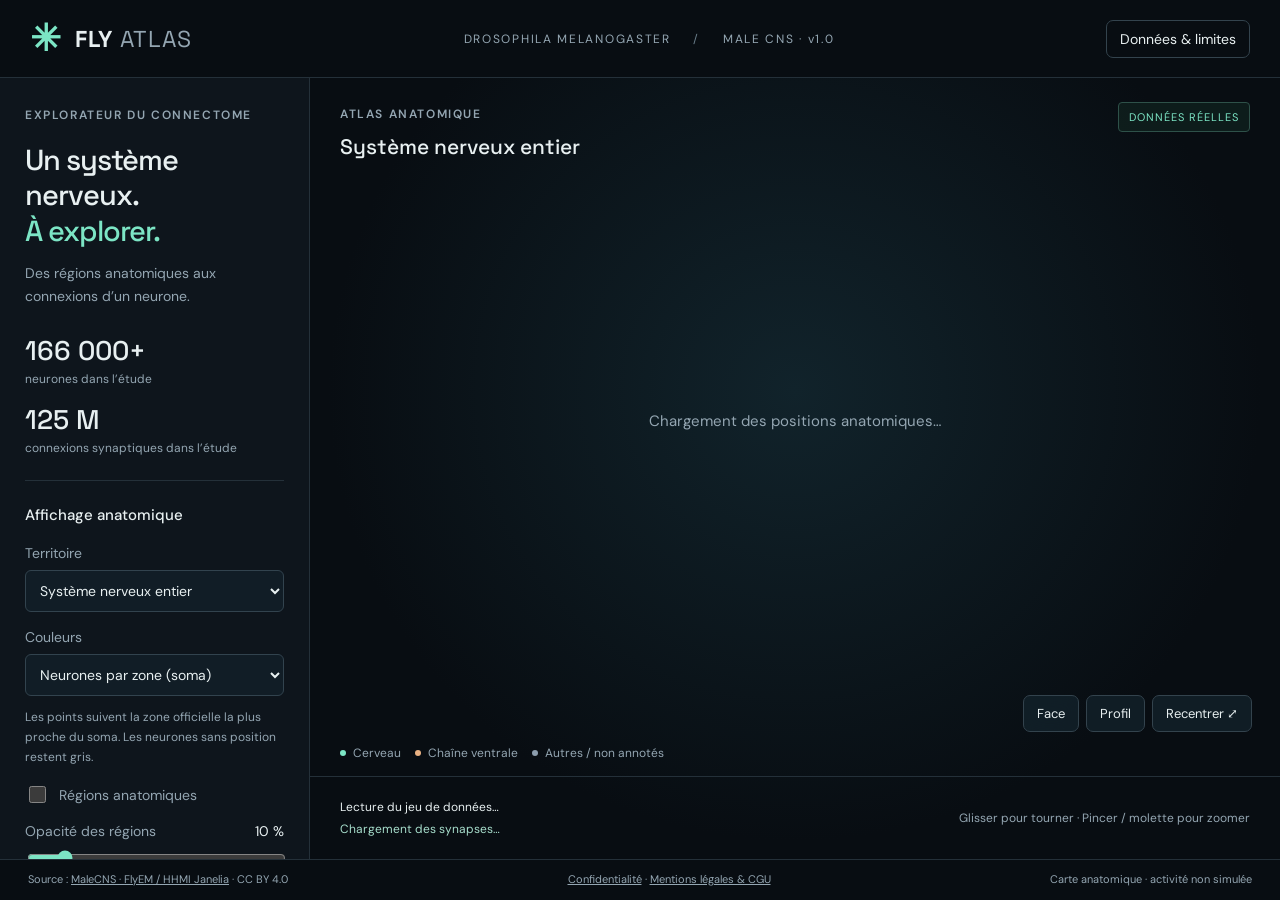
<file: public/index.html>
<!doctype html>
<html lang="fr"><head><meta charset="utf-8"><meta name="viewport" content="width=device-width,initial-scale=1"><meta name="theme-color" content="#080d12"><title>Fly Atlas — Explorez le système nerveux de la mouche</title><meta name="description" content="Fly Atlas : explorez en 3D le connectome réel du système nerveux de la mouche Drosophila melanogaster. Neurones, synapses et régions anatomiques MaleCNS.">
<link rel="canonical" href="https://neuroflyatlas.pages.dev/">
<meta property="og:type" content="website"><meta property="og:site_name" content="Fly Atlas"><meta property="og:title" content="Fly Atlas — Connectome 3D de la mouche"><meta property="og:description" content="Explorez les neurones, synapses et régions anatomiques du système nerveux de Drosophila melanogaster."><meta property="og:url" content="https://neuroflyatlas.pages.dev/">
<meta property="og:image" content="https://neuroflyatlas.pages.dev/og-image.jpg"><meta property="og:image:width" content="1200"><meta property="og:image:height" content="630"><meta property="og:image:alt" content="Fly Atlas : carte 3D du système nerveux de la mouche, nuage de points de neurones colorés sur fond sombre.">
<meta name="twitter:card" content="summary_large_image"><meta name="twitter:title" content="Fly Atlas — Connectome 3D de la mouche"><meta name="twitter:description" content="Atlas 3D interactif du connectome MaleCNS."><meta name="twitter:image" content="https://neuroflyatlas.pages.dev/og-image.jpg">
<script type="application/ld+json">{"@context":"https://schema.org","@type":"WebSite","name":"Fly Atlas","alternateName":"Fly Atlas MaleCNS","url":"https://neuroflyatlas.pages.dev/","description":"Atlas 3D interactif du connectome du système nerveux central de Drosophila melanogaster.","inLanguage":"fr","isAccessibleForFree":true,"about":{"@type":"Dataset","name":"MaleCNS connectome","url":"https://male-cns.janelia.org/","license":"https://creativecommons.org/licenses/by/4.0/"}}</script><link rel="icon" type="image/svg+xml" href="/favicon.svg"><link rel="apple-touch-icon" href="/apple-touch-icon.png">
<link rel="modulepreload" href="/vendor/three.module.js"><link rel="modulepreload" href="/app.js"><link rel="stylesheet" href="/style.css"></head>
<body><header><a class="brand" href="/" aria-label="Fly Atlas accueil"><span class="logo">✳</span> FLY<span>ATLAS</span></a><div class="header-meta">DROSOPHILA MELANOGASTER <span>/</span> MALE CNS · v1.0</div><button id="about">Données & limites</button></header>
<main><aside><div class="eyebrow">EXPLORATEUR DU CONNECTOME</div><h1>Un système nerveux.<br><em>À explorer.</em></h1><p class="intro">Des régions anatomiques aux connexions d’un neurone.</p><div class="dataset-stats"><div><strong>166 000+</strong><span>neurones dans l’étude</span></div><div><strong>125 M</strong><span>connexions synaptiques dans l’étude</span></div></div><div class="rule"></div><h2>Affichage anatomique</h2><label for="compartment">Territoire</label><select id="compartment"><option value="all">Système nerveux entier</option><option value="brain">Cerveau</option><option value="vnc">Chaîne nerveuse ventrale</option></select><label for="color-mode">Couleurs</label><select id="color-mode"><option value="soma" selected>Neurones par zone (soma)</option><option value="class">Neurones par partie</option><option value="region">Neurones par territoire</option><option value="zones">Zones anatomiques</option><option value="side">Neurones par côté</option></select><p class="hint">Les points suivent la zone officielle la plus proche du soma. Les neurones sans position restent gris.</p><label class="check"><input type="checkbox" id="show-regions"> Régions anatomiques</label><label for="region-opacity">Opacité des régions <output id="region-opacity-value">10 %</output></label><input id="region-opacity" type="range" min="0.03" max="0.6" step="0.01" value="0.10"><label class="check"><input type="checkbox" id="show-somas" checked> Corps cellulaires</label><label for="size">Taille des points <output id="size-value">1,5</output></label><input id="size" type="range" min="0.5" max="4" step="0.1" value="1.5"><p class="hint">Affichage progressif : les neurones restent discrets de loin et deviennent plus lisibles au zoom.</p><label class="check"><input type="checkbox" id="rotate"> Rotation automatique</label><div class="rule"></div><details id="region-details" open><summary>Légende des régions <span id="region-count"></span></summary><p class="hint">Surfaces anatomiques simplifiées. G = gauche, D = droite. Les couleurs identifient les zones, sans indiquer une activité.</p><label for="region-search">Trouver une région</label><input type="search" id="region-search" placeholder="Ex. ME, AL, FB…"><div class="legend-actions"><button id="regions-all">Tout afficher</button><button id="regions-none">Tout masquer</button></div><div id="region-list" aria-label="Régions anatomiques"><p class="hint">Chargement des régions…</p></div><p class="hint" id="region-load-status" aria-live="polite"></p></details><div class="rule"></div><h2>Synapses dans la vue 3D</h2><label class="check"><input type="checkbox" id="show-synapses" checked> Afficher les synapses</label><label for="synapse-color">Couleur des synapses</label><select id="synapse-color"><option value="zones">Région anatomique</option><option value="direction">Site pré- / postsynaptique</option></select><label class="check"><input type="checkbox" id="show-pre" checked> Sites présynaptiques</label><label class="check"><input type="checkbox" id="show-post" checked> Sites postsynaptiques</label><p class="synapse-status" id="synapse-status" aria-live="polite">Chargement de l’aperçu synaptique…</p><button class="full secondary" id="synapse-retry" hidden>Réessayer le chargement</button><button class="full" id="example-neuron">Voir le neurone d’exemple 12781</button><p class="hint">Vue globale : échantillon de 10 000 connexions. Sélectionnez un neurone pour charger ses connexions entrantes et sortantes depuis la source.</p><div class="rule"></div><h2>Inspecter un neurone</h2><form id="search-form"><label for="neuron-id">Identifiant MaleCNS</label><div class="search"><input id="neuron-id" inputmode="numeric" placeholder="Ex. 12781" required><button type="submit" aria-label="Rechercher le neurone">↗</button></div></form><p class="hint">Cliquez sur un point pour lire ses annotations et charger sa morphologie réelle.</p><div id="selection" class="selection" hidden></div><button id="clear" class="full secondary" hidden>Revenir à la carte</button><div class="rule"></div><button id="open-science" class="full secondary">Outil scientifique externe ↗</button><p class="hint">Ouvre la scène scientifique Neuroglancer, avec les couches pré- et postsynaptiques.</p><div class="phase"><span>PROCHAINE ÉTAPE</span><strong>Activation selon une tâche</strong><p>À définir ensemble après la cartographie. Aucune activité biologique n’est simulée ici.</p></div></aside>
<section class="workspace" aria-label="Vue anatomique 3D"><div class="view-heading"><div><span class="eyebrow">ATLAS ANATOMIQUE</span><h2 id="view-title">Système nerveux entier</h2></div><span class="badge">DONNÉES RÉELLES</span></div><div id="viewport"><div class="loading" id="loading" role="status">Chargement des positions anatomiques…</div></div><div class="view-actions"><button id="front">Face</button><button id="side">Profil</button><button id="reset" title="Réinitialiser la vue">Recentrer ⤢</button></div><div class="legend"><span><i style="--dot:#7ce5c5"></i>Cerveau</span><span><i style="--dot:#e9b183"></i>Chaîne ventrale</span><span><i style="--dot:#8c9dad"></i>Autres / non annotés</span></div><div class="view-footer"><div><span id="count" aria-live="polite">Lecture du jeu de données…</span><span id="synapse-viewstatus" aria-live="polite">Chargement des synapses…</span></div><span>Glisser pour tourner · Pincer / molette pour zoomer</span></div></section></main>
<footer><span>Source : <a href="https://male-cns.janelia.org/" target="_blank" rel="noreferrer">MaleCNS · FlyEM / HHMI Janelia</a> · CC BY 4.0</span><span><a href="/confidentialite.html">Confidentialité</a> · <a href="/mentions-legales.html">Mentions légales & CGU</a></span><span>Carte anatomique · activité non simulée</span></footer>
<dialog id="info"><div class="dialog-head"><h2>Ce que cette carte montre</h2><button id="close-info" aria-label="Fermer">✕</button></div><p>Les chiffres de l’étude concernent le <strong>système nerveux central mâle</strong> : cerveau et chaîne nerveuse ventrale.</p><p id="coverage">Lecture de la couverture des données…</p><p>Un point correspond à une position cellulaire annotée, pas à la forme entière d’un neurone. La sélection charge le squelette réel du neurone depuis Janelia. La vue globale affiche un échantillon de 10 000 connexions synaptiques réelles. La sélection charge les connexions entrantes et sortantes du neurone depuis l’index officiel. Un même site présynaptique peut contacter plusieurs sites postsynaptiques : le nombre de connexions diffère donc du nombre de points affichés. Les surfaces colorées proviennent des régions anatomiques officielles, simplifiées pour l’affichage. Les corps cellulaires sont gris en mode « Zones anatomiques », car leur position ne suffit pas à les attribuer à un neuropile.</p><p><strong>La totalité des synapses n’est pas chargée dans cette vue.</strong> Le connectome décrit l’anatomie ; il ne contient pas un enregistrement des neurones qui s’activent pour chaque tâche. Une simulation devra définir ses règles et être validée séparément.</p><p><a href="https://male-cns.janelia.org/download/" target="_blank" rel="noreferrer">Données, formats et licence ↗</a></p></dialog><!-- Analytics sans cookies : Cloudflare Web Analytics.
     Remplacez REMPLACER_PAR_VOTRE_TOKEN par votre jeton :
     Dashboard Cloudflare -> votre zone -> Web Analytics -> (créer) -> copier le "token" du snippet.
     Sans token valide, ce script ne fait rien : le site fonctionne normalement. -->
<script defer src="https://static.cloudflareinsights.com/beacon.min.js" data-cf-beacon='{"token": "REMPLACER_PAR_VOTRE_TOKEN"}'></script>
<script type="module" src="/app.js"></script></body></html>
</file>
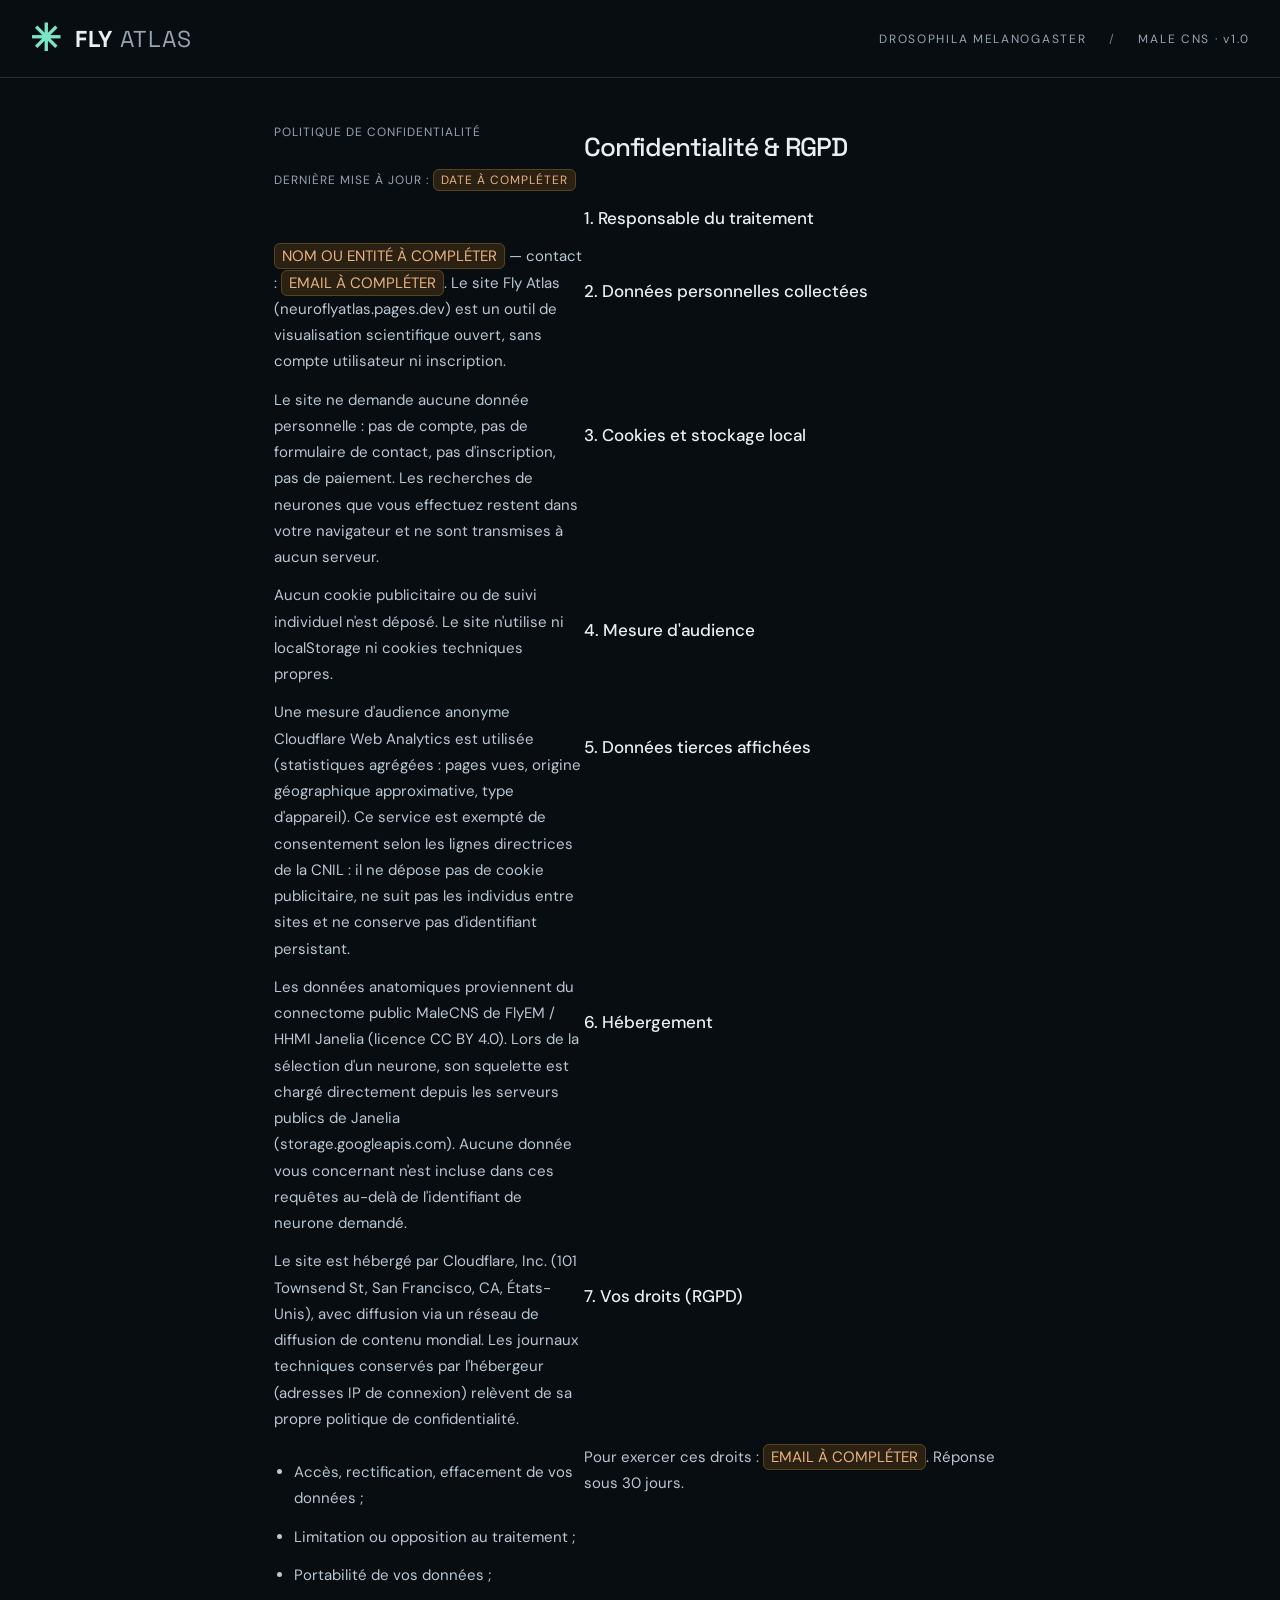
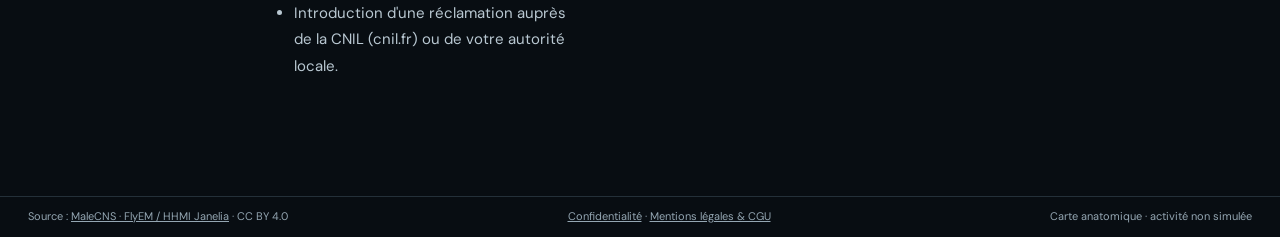
<file: confidentialite.html>
<!doctype html>
<html lang="fr"><head><meta charset="utf-8"><meta name="viewport" content="width=device-width,initial-scale=1">
<title>Confidentialité & RGPD — Fly Atlas</title>
<meta name="description" content="Politique de confidentialité de Fly Atlas : données personnelles, cookies, mesure d'audience et droits RGPD.">
<link rel="canonical" href="https://neuroflyatlas.pages.dev/confidentialite.html">
<link rel="icon" type="image/svg+xml" href="/favicon.svg">
<link rel="stylesheet" href="/style.css"></head>
<body>
<header><a class="brand" href="/" aria-label="Fly Atlas accueil"><span class="logo">✳</span> FLY<span>ATLAS</span></a><div class="header-meta">DROSOPHILA MELANOGASTER <span>/</span> MALE CNS · v1.0</div></header>
<main class="legal">
  <div class="updated">Politique de confidentialité</div>
  <h1>Confidentialité & RGPD</h1>
  <p class="updated">Dernière mise à jour : <span class="todo">DATE À COMPLÉTER</span></p>

  <h2>1. Responsable du traitement</h2>
  <p><span class="todo">NOM OU ENTITÉ À COMPLÉTER</span> — contact : <span class="todo">EMAIL À COMPLÉTER</span>. Le site Fly Atlas (neuroflyatlas.pages.dev) est un outil de visualisation scientifique ouvert, sans compte utilisateur ni inscription.</p>

  <h2>2. Données personnelles collectées</h2>
  <p>Le site ne demande aucune donnée personnelle : pas de compte, pas de formulaire de contact, pas d'inscription, pas de paiement. Les recherches de neurones que vous effectuez restent dans votre navigateur et ne sont transmises à aucun serveur.</p>

  <h2>3. Cookies et stockage local</h2>
  <p>Aucun cookie publicitaire ou de suivi individuel n'est déposé. Le site n'utilise ni localStorage ni cookies techniques propres.</p>

  <h2>4. Mesure d'audience</h2>
  <p>Une mesure d'audience anonyme Cloudflare Web Analytics est utilisée (statistiques agrégées : pages vues, origine géographique approximative, type d'appareil). Ce service est exempté de consentement selon les lignes directrices de la CNIL : il ne dépose pas de cookie publicitaire, ne suit pas les individus entre sites et ne conserve pas d'identifiant persistant.</p>

  <h2>5. Données tierces affichées</h2>
  <p>Les données anatomiques proviennent du connectome public MaleCNS de FlyEM / HHMI Janelia (licence CC BY 4.0). Lors de la sélection d'un neurone, son squelette est chargé directement depuis les serveurs publics de Janelia (storage.googleapis.com). Aucune donnée vous concernant n'est incluse dans ces requêtes au-delà de l'identifiant de neurone demandé.</p>

  <h2>6. Hébergement</h2>
  <p>Le site est hébergé par Cloudflare, Inc. (101 Townsend St, San Francisco, CA, États-Unis), avec diffusion via un réseau de diffusion de contenu mondial. Les journaux techniques conservés par l'hébergeur (adresses IP de connexion) relèvent de sa propre politique de confidentialité.</p>

  <h2>7. Vos droits (RGPD)</h2>
  <ul>
    <li>Accès, rectification, effacement de vos données ;</li>
    <li>Limitation ou opposition au traitement ;</li>
    <li>Portabilité de vos données ;</li>
    <li>Introduction d'une réclamation auprès de la CNIL (cnil.fr) ou de votre autorité locale.</li>
  </ul>
  <p>Pour exercer ces droits : <span class="todo">EMAIL À COMPLÉTER</span>. Réponse sous 30 jours.</p>
</main>
<footer><span>Source : <a href="https://male-cns.janelia.org/" target="_blank" rel="noreferrer">MaleCNS · FlyEM / HHMI Janelia</a> · CC BY 4.0</span><span><a href="/confidentialite.html">Confidentialité</a> · <a href="/mentions-legales.html">Mentions légales & CGU</a></span><span>Carte anatomique · activité non simulée</span></footer>
</body></html>
</file>
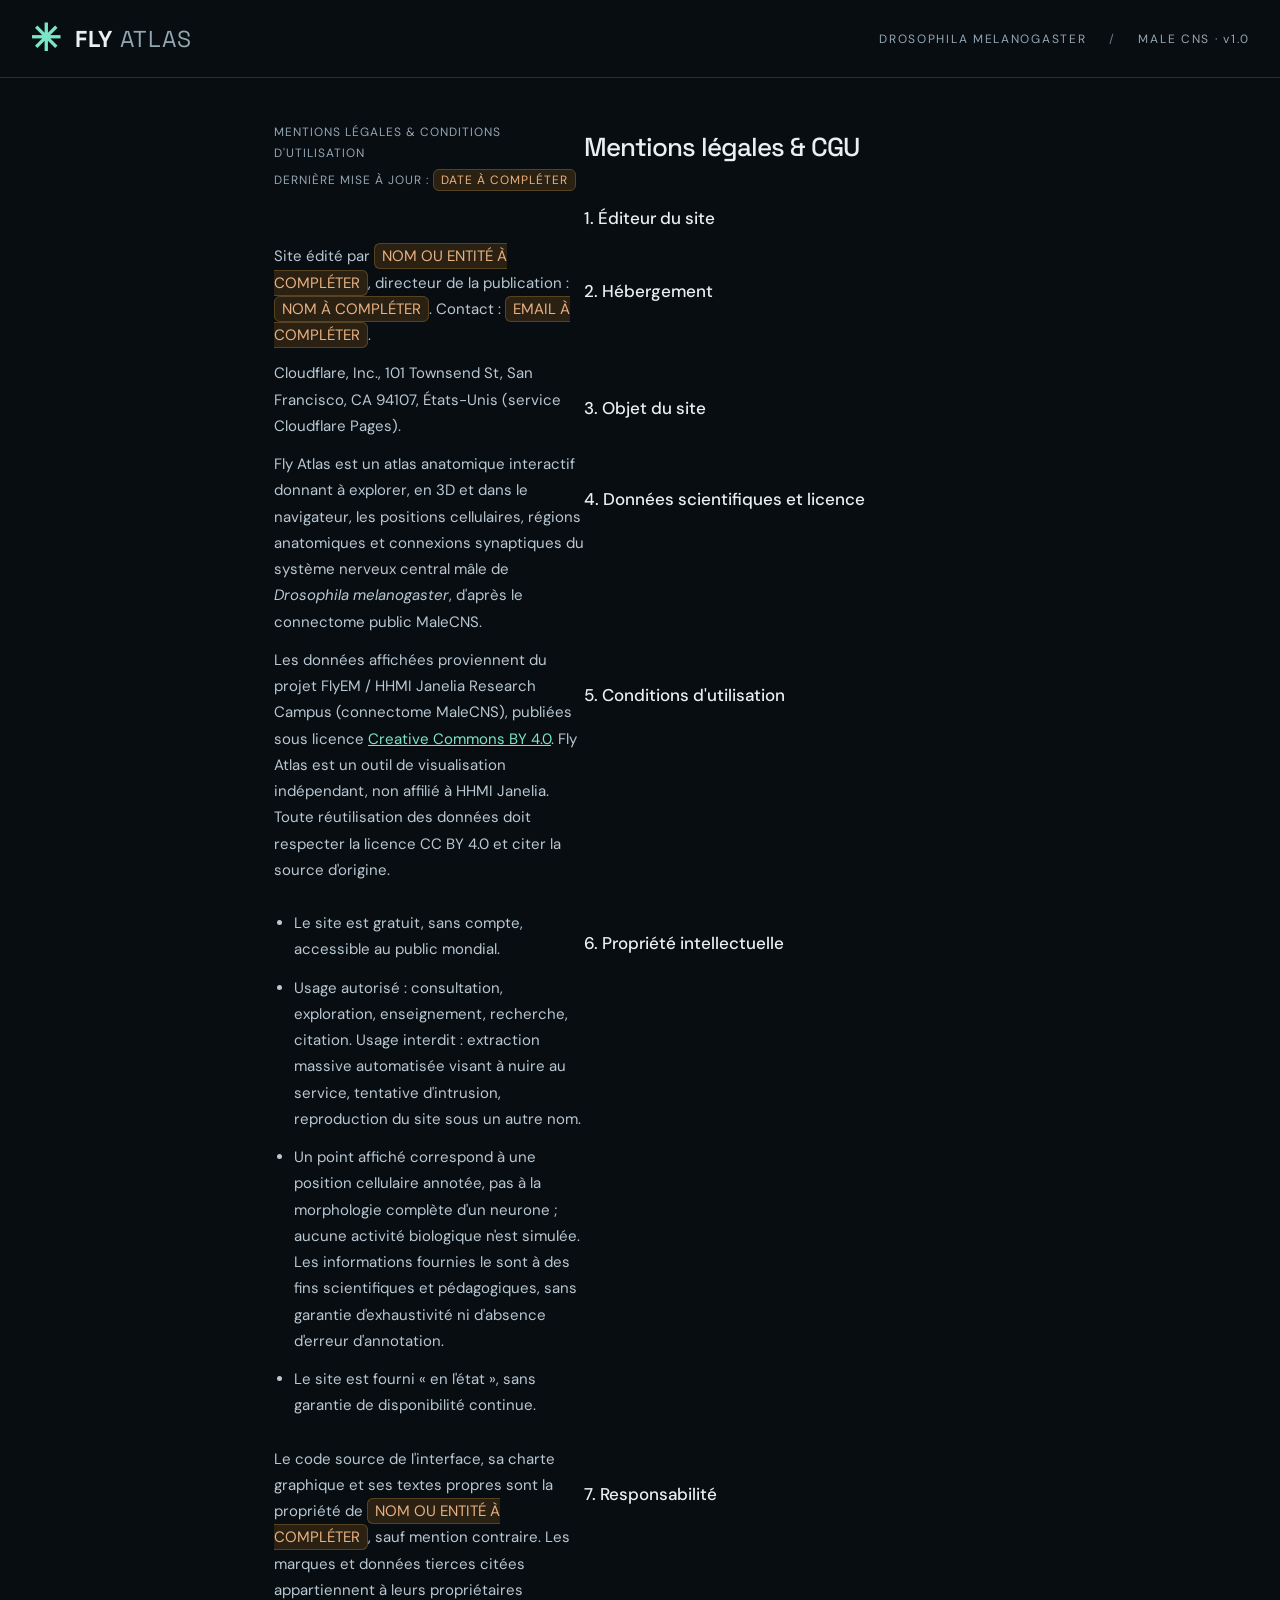
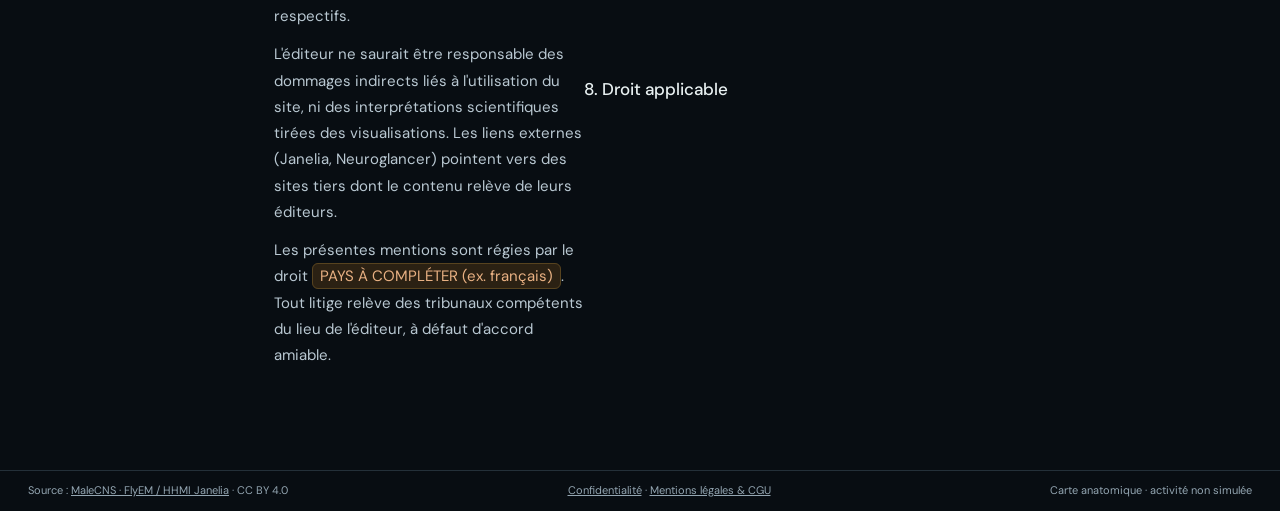
<file: mentions-legales.html>
<!doctype html>
<html lang="fr"><head><meta charset="utf-8"><meta name="viewport" content="width=device-width,initial-scale=1">
<title>Mentions légales & CGU — Fly Atlas</title>
<meta name="description" content="Mentions légales et conditions générales d'utilisation du site Fly Atlas, atlas 3D du connectome de la mouche.">
<link rel="canonical" href="https://neuroflyatlas.pages.dev/mentions-legales.html">
<link rel="icon" type="image/svg+xml" href="/favicon.svg">
<link rel="stylesheet" href="/style.css"></head>
<body>
<header><a class="brand" href="/" aria-label="Fly Atlas accueil"><span class="logo">✳</span> FLY<span>ATLAS</span></a><div class="header-meta">DROSOPHILA MELANOGASTER <span>/</span> MALE CNS · v1.0</div></header>
<main class="legal">
  <div class="updated">Mentions légales & conditions d'utilisation</div>
  <h1>Mentions légales & CGU</h1>
  <p class="updated">Dernière mise à jour : <span class="todo">DATE À COMPLÉTER</span></p>

  <h2>1. Éditeur du site</h2>
  <p>Site édité par <span class="todo">NOM OU ENTITÉ À COMPLÉTER</span>, directeur de la publication : <span class="todo">NOM À COMPLÉTER</span>. Contact : <span class="todo">EMAIL À COMPLÉTER</span>.</p>

  <h2>2. Hébergement</h2>
  <p>Cloudflare, Inc., 101 Townsend St, San Francisco, CA 94107, États-Unis (service Cloudflare Pages).</p>

  <h2>3. Objet du site</h2>
  <p>Fly Atlas est un atlas anatomique interactif donnant à explorer, en 3D et dans le navigateur, les positions cellulaires, régions anatomiques et connexions synaptiques du système nerveux central mâle de <em>Drosophila melanogaster</em>, d'après le connectome public MaleCNS.</p>

  <h2>4. Données scientifiques et licence</h2>
  <p>Les données affichées proviennent du projet FlyEM / HHMI Janelia Research Campus (connectome MaleCNS), publiées sous licence <a href="https://creativecommons.org/licenses/by/4.0/" target="_blank" rel="noreferrer">Creative Commons BY 4.0</a>. Fly Atlas est un outil de visualisation indépendant, non affilié à HHMI Janelia. Toute réutilisation des données doit respecter la licence CC BY 4.0 et citer la source d'origine.</p>

  <h2>5. Conditions d'utilisation</h2>
  <ul>
    <li>Le site est gratuit, sans compte, accessible au public mondial.</li>
    <li>Usage autorisé : consultation, exploration, enseignement, recherche, citation. Usage interdit : extraction massive automatisée visant à nuire au service, tentative d'intrusion, reproduction du site sous un autre nom.</li>
    <li>Un point affiché correspond à une position cellulaire annotée, pas à la morphologie complète d'un neurone ; aucune activité biologique n'est simulée. Les informations fournies le sont à des fins scientifiques et pédagogiques, sans garantie d'exhaustivité ni d'absence d'erreur d'annotation.</li>
    <li>Le site est fourni « en l'état », sans garantie de disponibilité continue.</li>
  </ul>

  <h2>6. Propriété intellectuelle</h2>
  <p>Le code source de l'interface, sa charte graphique et ses textes propres sont la propriété de <span class="todo">NOM OU ENTITÉ À COMPLÉTER</span>, sauf mention contraire. Les marques et données tierces citées appartiennent à leurs propriétaires respectifs.</p>

  <h2>7. Responsabilité</h2>
  <p>L'éditeur ne saurait être responsable des dommages indirects liés à l'utilisation du site, ni des interprétations scientifiques tirées des visualisations. Les liens externes (Janelia, Neuroglancer) pointent vers des sites tiers dont le contenu relève de leurs éditeurs.</p>

  <h2>8. Droit applicable</h2>
  <p>Les présentes mentions sont régies par le droit <span class="todo">PAYS À COMPLÉTER (ex. français)</span>. Tout litige relève des tribunaux compétents du lieu de l'éditeur, à défaut d'accord amiable.</p>
</main>
<footer><span>Source : <a href="https://male-cns.janelia.org/" target="_blank" rel="noreferrer">MaleCNS · FlyEM / HHMI Janelia</a> · CC BY 4.0</span><span><a href="/confidentialite.html">Confidentialité</a> · <a href="/mentions-legales.html">Mentions légales & CGU</a></span><span>Carte anatomique · activité non simulée</span></footer>
</body></html>
</file>
<file: style.css>
@import url('https://fonts.googleapis.com/css2?family=DM+Sans:wght@400;500;600;700&family=Space+Grotesk:wght@400;500;600;700&display=swap');
:root{color-scheme:dark;--bg:#080d12;--panel:#0e151c;--line:#243039;--ink:#e8f0f1;--muted:#94a6b2;--green:#7ce5c5}*{box-sizing:border-box}body{margin:0;background:var(--bg);color:var(--ink);font-family:'DM Sans',sans-serif;font-size:16px}button,input,select{font:inherit}button,a,input,select{touch-action:manipulation}button{color:var(--ink);background:#15212a;border:1px solid #33434d;border-radius:7px;padding:9px 13px;cursor:pointer}button:hover{background:#223640;border-color:var(--green)}button:focus-visible,a:focus-visible,input:focus-visible,select:focus-visible{outline:2px solid var(--green);outline-offset:3px}a{color:inherit}header{height:78px;display:flex;align-items:center;justify-content:space-between;gap:20px;padding:0 30px;border-bottom:1px solid var(--line)}.brand{font-family:'Space Grotesk',sans-serif;font-weight:700;letter-spacing:1px;text-decoration:none;display:flex;align-items:center;gap:7px;font-size:23px}.brand>span:last-child{font-weight:400;color:var(--muted)}.logo{color:var(--green);font-size:37px;margin-right:6px}.header-meta{font-size:12px;letter-spacing:1.7px;color:var(--muted)}.header-meta span{margin:0 18px;color:#6b7f8c}header button{background:transparent;font-size:14px}main{display:grid;grid-template-columns:310px 1fr;min-height:calc(100dvh - 119px)}aside{padding:29px 25px;background:var(--panel);border-right:1px solid var(--line);max-height:calc(100dvh - 119px);overflow:auto}.eyebrow{font-size:12px;letter-spacing:1.6px;color:var(--muted);font-weight:600}h1{font-family:'Space Grotesk',sans-serif;font-size:29px;line-height:1.22;letter-spacing:-1px;font-weight:500;margin:19px 0 12px}h1 em{font-style:normal;color:var(--green)}.intro{color:var(--muted);font-size:14px;line-height:1.6}.dataset-stats{display:flex;flex-direction:column;gap:15px;margin-top:26px}.dataset-stats div{display:flex;flex-direction:column;gap:3px}.dataset-stats strong{font-family:'Space Grotesk',sans-serif;font-size:27px;font-weight:500}.dataset-stats span{font-size:12px;color:var(--muted)}.rule{height:1px;background:var(--line);margin:24px 0}h2{font-size:15px;font-weight:500;margin:0 0 19px}label{display:block;font-size:14px;color:var(--muted);margin:16px 0 8px}::placeholder{color:#7d909c;opacity:1}select,.search input{width:100%;min-width:0;background:#111d26;border:1px solid #32434e;color:var(--ink);border-radius:6px;padding:10px;font-size:14px}input[type=range]{width:100%;accent-color:var(--green)}output{float:right;color:var(--ink)}.check{display:flex;gap:10px;align-items:center;cursor:pointer}.check input{accent-color:var(--green);width:17px;height:17px}.search{display:flex;gap:7px}.search button{color:var(--green)}.hint{font-size:12px;color:var(--muted);line-height:1.65}.full{width:100%;font-size:14px}.secondary{margin-top:10px}.selection{border:1px solid #3e665d;background:#142b29;border-radius:8px;padding:12px;margin-top:14px;font-size:14px;line-height:1.6;overflow-wrap:anywhere}.selection small{color:#abc4bf;display:block}.phase{margin-top:26px;padding:16px 0 0;border-top:1px solid var(--line)}.phase span{font-size:11px;letter-spacing:1.6px;color:#b4a28d}.phase strong{display:block;font-size:14px;font-weight:500;margin:10px 0}.phase p{font-size:12px;line-height:1.65;color:var(--muted)}.workspace{position:relative;min-width:0;min-height:650px;overflow:hidden;background:radial-gradient(ellipse at 50% 40%,#11232b 0%,#080d12 68%)}.view-heading{position:absolute;top:30px;left:30px;right:30px;display:flex;align-items:flex-start;justify-content:space-between;gap:12px;z-index:2;pointer-events:none}.view-heading h2{font-family:'Space Grotesk',sans-serif;font-size:21px;margin-top:10px}.badge{font-size:11px;letter-spacing:1px;color:var(--green);border:1px solid #2e5149;border-radius:4px;background:#10231fb0;padding:7px 10px;white-space:nowrap}#viewport{position:absolute;inset:0 0 83px}canvas{display:block;width:100%;height:100%;touch-action:none}.loading{position:absolute;top:46%;left:10%;right:10%;text-align:center;color:var(--muted);font-size:15px;line-height:1.7;z-index:4}.view-actions{position:absolute;right:28px;bottom:113px;display:flex;gap:7px}.view-actions button{font-size:13px;background:#13222bcb;backdrop-filter:blur(10px)}.legend{position:absolute;left:30px;bottom:119px;display:flex;gap:17px;flex-wrap:wrap;font-size:12px;color:var(--muted);pointer-events:none}.legend span{display:flex;align-items:center;gap:7px}.legend i{width:6px;height:6px;border-radius:50%;background:var(--dot)}.view-footer{position:absolute;bottom:0;left:0;right:0;min-height:83px;border-top:1px solid var(--line);padding:20px 30px;display:flex;justify-content:space-between;align-items:center;gap:16px;font-size:12px;color:var(--muted)}#count{color:var(--ink)}footer{min-height:41px;border-top:1px solid var(--line);padding:12px 28px;display:flex;justify-content:space-between;gap:12px;font-size:11px;color:var(--muted)}dialog{background:#111c25;color:var(--ink);border:1px solid #40525e;border-radius:14px;max-width:620px;width:calc(100% - 32px);padding:27px;max-height:85dvh;line-height:1.8}dialog::backdrop{background:#0009;backdrop-filter:blur(5px)}.dialog-head{display:flex;justify-content:space-between;align-items:center;gap:12px}.dialog-head h2{margin:0;font-size:21px}dialog p{font-size:16px;color:#b9c8d2}dialog a{color:var(--green)}@media(min-width:1450px){main{grid-template-columns:340px 1fr}aside{padding:32px}}@media(max-width:1050px){.header-meta{display:none}.legend{bottom:159px}.view-footer{align-items:flex-start;flex-direction:column;gap:7px}.view-heading{left:22px;right:22px}.badge{display:none}}@media(max-width:700px){header{height:65px;padding:0 17px}.brand{font-size:19px}header button{font-size:13px}main{display:flex;flex-direction:column}.workspace{order:-1;height:65dvh;min-height:460px}.view-heading{top:20px}.view-heading h2{font-size:18px}.view-actions{right:16px;bottom:94px}.legend{left:20px;bottom:139px;gap:10px}#viewport{bottom:73px}.view-footer{min-height:73px;padding:14px 20px}aside{max-height:none;border-right:0;border-top:1px solid var(--line);padding:25px}.dataset-stats{flex-direction:row;gap:30px}.dataset-stats div{flex:1}.dataset-stats strong{font-size:25px}footer{flex-direction:column;padding:16px 24px;line-height:1.6}}@media(prefers-reduced-motion:reduce){*{scroll-behavior:auto}}#scientific{width:calc(100% - 32px);max-width:1500px;height:92dvh;max-height:96dvh;padding:20px}
#scientific[open]{display:flex;flex-direction:column;gap:12px}
#scientific p{font-size:14px;line-height:1.6;margin:0}
#scientific .dialog-head{flex:none;align-items:flex-start}
#scientific .dialog-head h2{font-size:20px;line-height:1.4}
#scientific .dialog-head button{flex:none;min-width:44px;min-height:44px}
.scientific-open{display:block;flex:none;align-self:flex-start;background:var(--green);color:#09251d;border-radius:7px;padding:12px 16px;text-decoration:none;font-weight:600;font-size:16px;text-align:center}
.scientific-open:hover{background:#a0efd7}
.scientific-frame{flex:1;min-height:280px}
.scientific-frame iframe{height:100%;min-height:280px;width:100%;border:1px solid var(--line);border-radius:5px;background:#111}
#scientific .scientific-mobile-note{display:none}
#scientific.scientific-compact{width:calc(100% - 24px);max-width:540px;height:auto;max-height:calc(100dvh - 40px);padding:20px;gap:18px;overflow:auto}
#scientific.scientific-compact .scientific-mobile-note{display:block;font-size:16px}
#scientific.scientific-compact .scientific-open{width:100%;font-size:16px}
#scientific.scientific-compact .scientific-frame,#scientific.scientific-compact .scientific-desktop-note{display:none}
button:disabled{cursor:wait;opacity:.65}

/* Anatomical layers and synapse controls */
.synapse-status{font-size:14px;line-height:1.65;color:#c6ddd8;background:#102420;padding:12px;border-radius:7px;border:1px solid #26493f;overflow-wrap:anywhere}
#example-neuron{color:#b3f3df}
#region-details summary{cursor:pointer;font-size:16px;font-weight:500;line-height:1.7}
#region-count{color:var(--muted);font-size:12px;white-space:nowrap}
#region-search{width:100%;background:#111d26;border:1px solid #32434e;border-radius:6px;padding:10px;color:var(--ink);font-size:16px;min-width:0}
.legend-actions{display:flex;gap:8px;margin:12px 0}.legend-actions button{font-size:13px;flex:1;padding:8px}
#region-list{max-height:340px;overflow:auto;scrollbar-width:thin;border-block:1px solid var(--line);padding:3px 0}
#region-list h3{font-size:13px;letter-spacing:.5px;color:var(--muted);margin:15px 0 8px;font-weight:500}
.region-row{display:flex;align-items:center;gap:3px;border-radius:5px;margin:2px 0;min-height:44px}.region-row[hidden]{display:none}.region-row:hover{background:#172731}
.region-check{display:flex;align-items:center;gap:8px;flex:1;margin:0;padding:5px 0;color:var(--ink);font-size:14px;line-height:1.25;cursor:pointer;min-width:0}.region-check input{accent-color:var(--green);flex:none;width:15px;height:15px;margin:0}.region-check i{flex:none;width:9px;height:9px;border-radius:3px}.region-check span{overflow-wrap:anywhere}.region-check small{display:block;font-size:12px;color:var(--muted);margin-top:3px}
.region-row button{flex:none;padding:6px;border-color:transparent;background:transparent;min-width:32px;min-height:36px;font-size:18px}.region-row button:hover{border-color:var(--green)}
.legend{max-width:calc(100% - 300px);line-height:1.5}.legend #synapse-key{flex-basis:100%;color:#bacbd2}
@media(max-width:1050px){.legend{max-width:calc(100% - 45px);bottom:158px;gap:7px 14px}}@media(max-width:700px){#region-list{max-height:400px}.region-row{min-height:48px}.region-row button{min-width:44px;min-height:44px}.legend{font-size:12px;bottom:143px}.view-actions{bottom:91px}::placeholder{color:#7d909c;opacity:1}select,.search input{font-size:16px}}

#synapse-viewstatus{display:block;color:#a7decc;font-size:12px;line-height:1.5;margin-top:5px}#count{display:block}.view-footer>div{min-width:0}#region-details{margin-bottom:8px}@media(max-width:1050px){.view-footer>span:last-child{display:none}}

/* Give the drawing, legend and controls their own space at every screen size. */
.workspace{display:grid;grid-template-rows:auto minmax(200px,1fr) auto auto auto;height:calc(100dvh - 119px);min-height:540px}
.view-heading{position:static;padding:24px 30px 0}
.view-heading h2{margin-bottom:12px}
#viewport{position:relative;inset:auto;min-height:200px}
#viewport canvas{position:absolute;inset:0}
.view-actions{position:static;justify-content:flex-end;padding:8px 28px}
.legend{position:static;max-width:none;padding:4px 30px 14px;gap:7px 14px}
.view-footer{position:static}
@media(max-width:700px){
 .workspace{height:70dvh;min-height:560px}
 .view-heading{padding:20px 20px 0}
 .view-actions{padding:8px 16px}
 .view-actions button{min-height:44px}
 .legend{padding:4px 20px 12px;gap:5px 10px}
 .view-footer{min-height:90px}
}

/* Pages légales & 404 */
.legal{max-width:780px;margin:0 auto;padding:44px 24px 90px;line-height:1.75;font-size:15px}
.legal h1{font-size:26px;margin:10px 0 6px}
.legal h2{font-size:17px;margin:34px 0 10px;color:var(--ink)}
.legal p,.legal li{color:#b9c8d2;margin:0 0 12px}
.legal ul{padding-left:20px}
.legal a{color:var(--green)}
.legal .updated{font-size:12px;color:var(--muted);letter-spacing:1px;text-transform:uppercase}
.todo{background:#2b2113;border:1px solid #57431f;border-radius:6px;padding:2px 7px;color:#e9b183}
.err404{min-height:calc(100dvh - 120px);display:flex;flex-direction:column;align-items:center;justify-content:center;gap:14px;text-align:center;padding:30px}
.err404 .code{font-family:'Space Grotesk',sans-serif;font-size:64px;color:var(--green);line-height:1}
.err404 p{color:var(--muted);max-width:460px;line-height:1.7}
.err404 a{display:inline-block;margin-top:8px;background:var(--green);color:#09251d;border-radius:7px;padding:12px 18px;text-decoration:none;font-weight:600}
</file>
